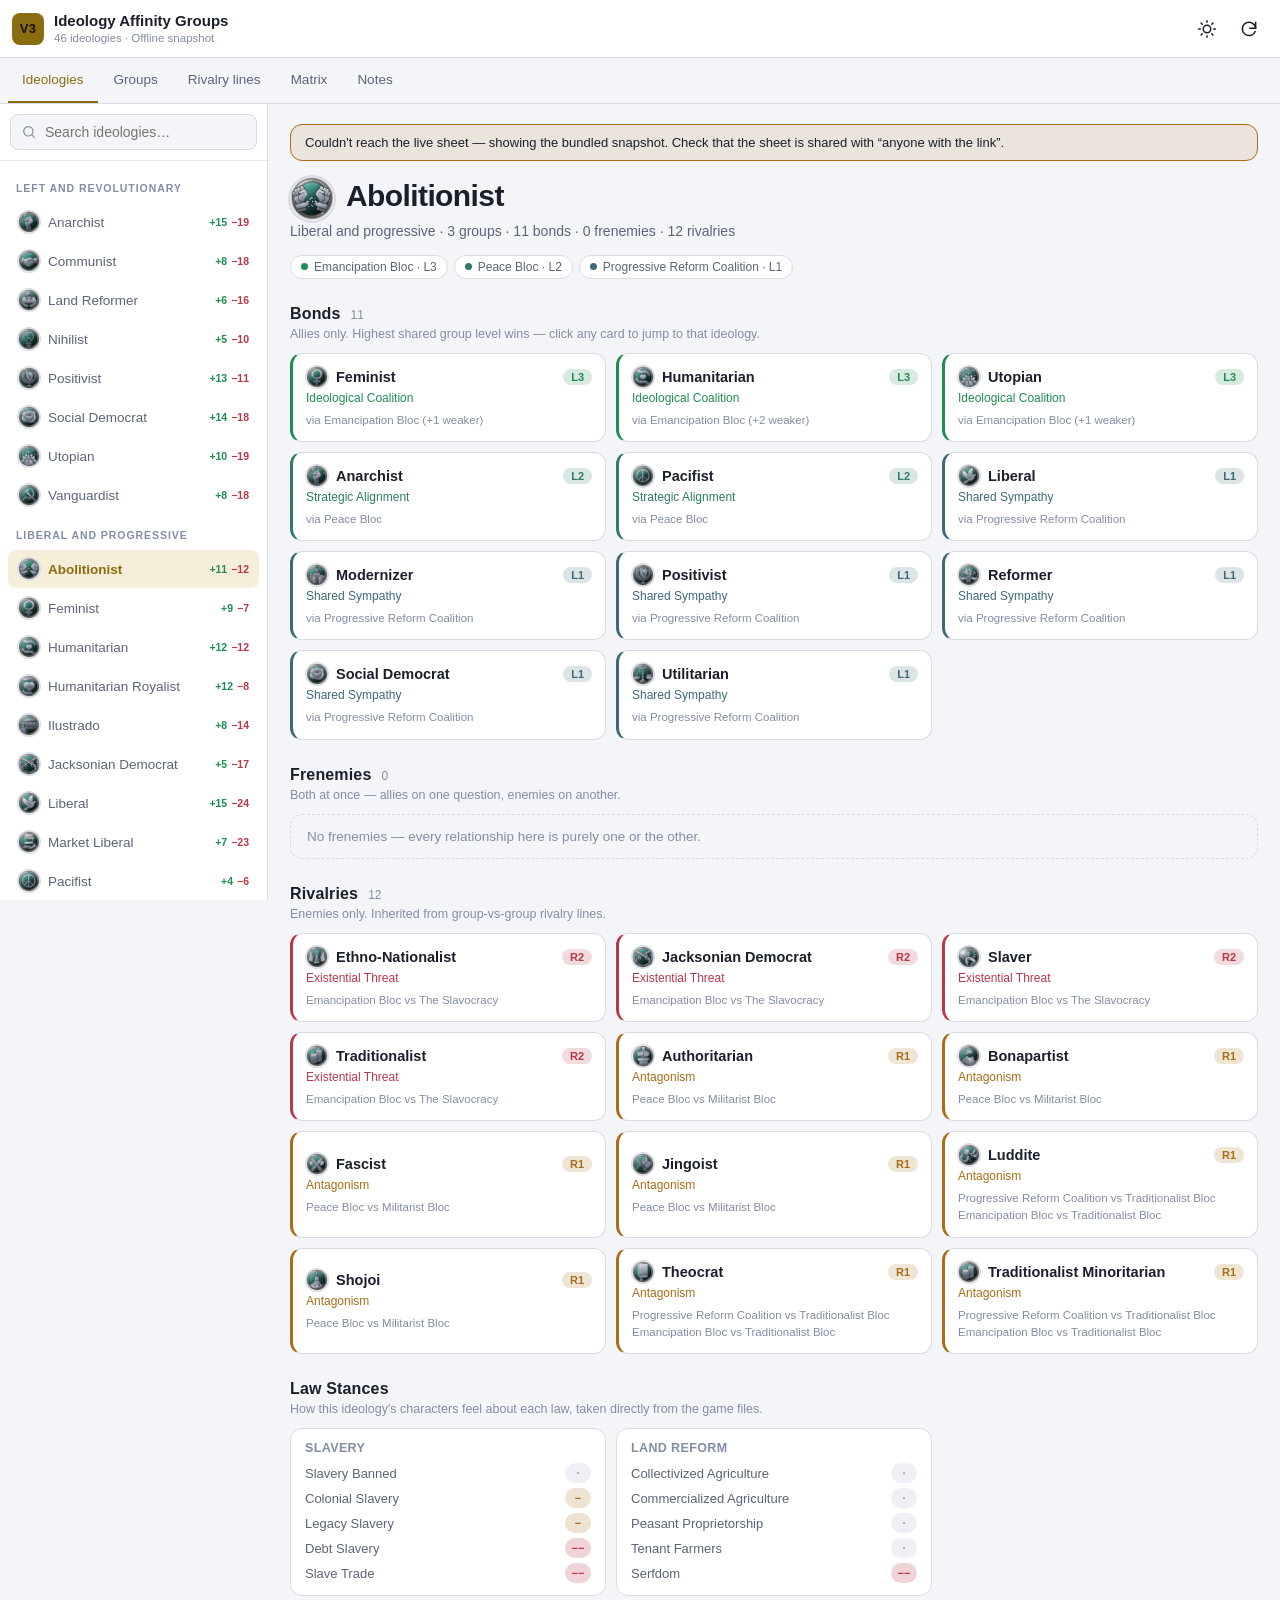
<file: index.html>
<!DOCTYPE html>
<html lang="en" data-theme="dark">
<head>
<meta charset="utf-8">
<meta name="viewport" content="width=device-width, initial-scale=1, viewport-fit=cover">
<title>Victoria 3 — Ideology Affinity Groups</title>
<meta name="description" content="Browse bonds and rivalries between Victoria 3 character ideologies, read live from a Google Sheet.">
<meta name="color-scheme" content="dark light">
<link rel="stylesheet" href="assets/styles.css">
<link rel="icon" href="data:image/svg+xml,<svg xmlns='http://www.w3.org/2000/svg' viewBox='0 0 100 100'><text y='.9em' font-size='90'>🎩</text></svg>">
</head>
<body>

<header class="topbar">
  <button class="icon-btn nav-toggle" id="navToggle" aria-label="Show ideology list" aria-expanded="false">
    <svg viewBox="0 0 24 24" aria-hidden="true"><path d="M3 6h18M3 12h18M3 18h18"/></svg>
  </button>
  <div class="brand">
    <span class="brand-mark">V3</span>
    <span class="brand-text">
      <strong>Ideology Affinity Groups</strong>
      <small id="statusLine">Loading…</small>
    </span>
  </div>
  <div class="topbar-actions">
    <button class="icon-btn" id="themeBtn" title="Toggle light / dark" aria-label="Toggle light or dark theme">
      <svg viewBox="0 0 24 24" aria-hidden="true"><circle cx="12" cy="12" r="4.5"/><path d="M12 2v2M12 20v2M2 12h2M20 12h2M4.9 4.9l1.4 1.4M17.7 17.7l1.4 1.4M19.1 4.9l-1.4 1.4M6.3 17.7l-1.4 1.4"/></svg>
    </button>
    <button class="icon-btn" id="refreshBtn" title="Re-read the sheet" aria-label="Reload data from the sheet">
      <svg viewBox="0 0 24 24" aria-hidden="true"><path d="M20 11a8 8 0 1 0-.6 4"/><path d="M20 4v7h-7"/></svg>
    </button>
  </div>
</header>

<nav class="tabs" id="tabs" role="tablist">
  <button role="tab" class="tab is-active" data-view="ideology">Ideologies</button>
  <button role="tab" class="tab" data-view="groups">Groups</button>
  <button role="tab" class="tab" data-view="rivalries">Rivalry lines</button>
  <button role="tab" class="tab" data-view="matrix">Matrix</button>
  <button role="tab" class="tab" data-view="notes">Notes</button>
</nav>

<div class="shell">

  <aside class="sidebar" id="sidebar" aria-label="Ideology list">
    <div class="search-wrap">
      <svg class="search-icon" viewBox="0 0 24 24" aria-hidden="true"><circle cx="11" cy="11" r="7"/><path d="M20 20l-4-4"/></svg>
      <input type="search" id="search" placeholder="Search ideologies…" autocomplete="off" spellcheck="false" aria-label="Search ideologies">
    </div>
    <div class="ideology-list" id="ideologyList"></div>
  </aside>

  <div class="scrim" id="scrim" hidden></div>

  <main class="content" id="content">
    <div class="loading" id="loading">
      <div class="spinner"></div>
      <p>Reading the sheet…</p>
    </div>
  </main>

</div>

<div class="toast" id="toast" hidden></div>

<script src="assets/app.js"></script>
</body>
</html>
</file>
<file: assets/styles.css>
/* ---------- tokens ---------- */
:root {
  --bg:            #10131a;
  --bg-elev:       #161a23;
  --bg-elev-2:     #1c2130;
  --line:          #262d3d;
  --line-soft:     #1f2534;
  --text:          #e6e9f0;
  --text-dim:      #9aa3b7;
  --text-faint:    #6b7488;
  --accent:        #c9a227;
  --accent-soft:   #c9a2271f;

  --bond-1:  #4b7f8c;
  --bond-2:  #3f947f;
  --bond-3:  #35a86a;
  --bond-4:  #4fc07a;
  --rival-1: #c98a2e;
  --rival-2: #d1495b;

  --radius: 12px;
  --radius-sm: 8px;
  --shadow: 0 4px 20px #0008;
  --topbar-h: 58px;
  --tabs-h: 46px;
  --sidebar-w: 268px;
  --font: -apple-system, BlinkMacSystemFont, "Segoe UI", Roboto, "Helvetica Neue", Arial, sans-serif;
}

:root[data-theme="light"] {
  --bg:            #f4f5f8;
  --bg-elev:       #ffffff;
  --bg-elev-2:     #eef0f5;
  --line:          #d7dbe4;
  --line-soft:     #e4e7ee;
  --text:          #1a1f2b;
  --text-dim:      #5b6478;
  --text-faint:    #838da3;
  --accent:        #8a6d10;
  --accent-soft:   #c9a2272e;

  --bond-1:  #3d6a76;
  --bond-2:  #2f7a68;
  --bond-3:  #1f8c53;
  --bond-4:  #17a05f;
  --rival-1: #a86d16;
  --rival-2: #b8384a;
  --shadow: 0 4px 18px #0000001a;
}

/* ---------- ideology icons ---------- */
.ig-icon {
  flex: none;
  width: 22px; height: 22px;
  border-radius: 50%;
  object-fit: cover;
  background: var(--bg-elev-2);
  box-shadow: 0 0 0 1px var(--line);
}
.ig-icon-lg { width: 44px; height: 44px; box-shadow: 0 0 0 2px var(--line); }
.ig-icon-sm { width: 16px; height: 16px; box-shadow: 0 0 0 1px var(--line-soft); }

/* ---------- base ---------- */
* { box-sizing: border-box; }
html, body { height: 100%; }
body {
  margin: 0;
  font-family: var(--font);
  background: var(--bg);
  color: var(--text);
  -webkit-font-smoothing: antialiased;
  overscroll-behavior-y: none;
}
svg { width: 20px; height: 20px; fill: none; stroke: currentColor; stroke-width: 1.8; stroke-linecap: round; stroke-linejoin: round; }
button { font: inherit; color: inherit; }
a { color: inherit; }

/* ---------- topbar ---------- */
.topbar {
  position: sticky; top: 0; z-index: 40;
  height: var(--topbar-h);
  display: flex; align-items: center; gap: 10px;
  padding: 0 12px;
  padding-top: env(safe-area-inset-top);
  background: color-mix(in srgb, var(--bg-elev) 92%, transparent);
  backdrop-filter: blur(10px);
  border-bottom: 1px solid var(--line);
}
.brand { display: flex; align-items: center; gap: 10px; min-width: 0; flex: 1; }
.brand-mark {
  flex: none;
  display: grid; place-items: center;
  width: 32px; height: 32px;
  border-radius: 8px;
  background: linear-gradient(140deg, var(--accent), #8a6d10);
  color: #191300;
  font-weight: 800; font-size: 13px; letter-spacing: .3px;
}
.brand-text { display: flex; flex-direction: column; min-width: 0; line-height: 1.25; }
.brand-text strong { font-size: 15px; white-space: nowrap; overflow: hidden; text-overflow: ellipsis; }
.brand-text small { font-size: 11.5px; color: var(--text-faint); white-space: nowrap; overflow: hidden; text-overflow: ellipsis; }
.topbar-actions { display: flex; gap: 4px; flex: none; }

.icon-btn {
  display: grid; place-items: center;
  width: 38px; height: 38px;
  border: 1px solid transparent; border-radius: 10px;
  background: transparent; cursor: pointer;
  transition: background .15s, border-color .15s, transform .15s;
}
.icon-btn:hover { background: var(--bg-elev-2); border-color: var(--line); }
.icon-btn:active { transform: scale(.94); }
.icon-btn.is-busy svg { animation: spin .8s linear infinite; }
.nav-toggle { display: none; }

/* ---------- tabs ---------- */
.tabs {
  position: sticky; top: calc(var(--topbar-h) + env(safe-area-inset-top)); z-index: 35;
  display: flex; gap: 2px;
  height: var(--tabs-h);
  padding: 0 8px;
  background: var(--bg);
  border-bottom: 1px solid var(--line);
  overflow-x: auto; scrollbar-width: none;
}
.tabs::-webkit-scrollbar { display: none; }
.tab {
  flex: none;
  padding: 0 14px;
  border: 0; border-bottom: 2px solid transparent;
  background: none; cursor: pointer;
  font-size: 13.5px; font-weight: 500;
  color: var(--text-dim);
  white-space: nowrap;
  transition: color .15s, border-color .15s;
}
.tab:hover { color: var(--text); }
.tab.is-active { color: var(--accent); border-bottom-color: var(--accent); }

/* ---------- layout ---------- */
.shell { display: flex; align-items: flex-start; }
.sidebar {
  position: sticky;
  top: calc(var(--topbar-h) + var(--tabs-h) + env(safe-area-inset-top));
  height: calc(100dvh - var(--topbar-h) - var(--tabs-h) - env(safe-area-inset-top));
  width: var(--sidebar-w); flex: none;
  display: flex; flex-direction: column;
  border-right: 1px solid var(--line);
  background: var(--bg-elev);
}
.content { flex: 1; min-width: 0; padding: 20px 22px 64px; }

.search-wrap { position: relative; padding: 10px; border-bottom: 1px solid var(--line-soft); }
.search-icon { position: absolute; left: 21px; top: 50%; transform: translateY(-50%); color: var(--text-faint); width: 16px; height: 16px; }
#search {
  width: 100%; padding: 9px 10px 9px 34px;
  border: 1px solid var(--line); border-radius: var(--radius-sm);
  background: var(--bg); color: var(--text);
  font-size: 14px; outline: none;
}
#search:focus { border-color: var(--accent); box-shadow: 0 0 0 3px var(--accent-soft); }

.ideology-list { flex: 1; overflow-y: auto; padding: 6px 8px 20px; -webkit-overflow-scrolling: touch; }
.list-heading {
  position: sticky; top: 0; z-index: 1;
  margin: 10px 0 4px; padding: 5px 8px;
  background: var(--bg-elev);
  font-size: 10.5px; font-weight: 700; letter-spacing: .09em; text-transform: uppercase;
  color: var(--text-faint);
}
.ideology-btn {
  display: flex; align-items: center; gap: 8px;
  width: 100%; padding: 8px 10px; margin-bottom: 1px;
  border: 0; border-radius: var(--radius-sm);
  background: none; text-align: left; cursor: pointer;
  font-size: 13.5px; color: var(--text-dim);
  transition: background .12s, color .12s;
}
.ideology-btn:hover { background: var(--bg-elev-2); color: var(--text); }
.ideology-btn.is-active { background: var(--accent-soft); color: var(--accent); font-weight: 600; }
.ideology-btn .mini { margin-left: auto; display: flex; gap: 4px; font-size: 10.5px; color: var(--text-faint); font-variant-numeric: tabular-nums; }
.ideology-btn .mini b { font-weight: 600; }
.empty-note { padding: 18px 10px; color: var(--text-faint); font-size: 13px; text-align: center; }

/* ---------- cards / sections ---------- */
.page-head { margin-bottom: 18px; }
.page-title-row { display: flex; align-items: center; gap: 12px; }
.page-head h1 { margin: 0 0 6px; font-size: clamp(22px, 4vw, 30px); letter-spacing: -.02em; }
.page-head p { margin: 0; color: var(--text-dim); font-size: 14px; max-width: 68ch; line-height: 1.55; }

.chips { display: flex; flex-wrap: wrap; gap: 6px; margin-top: 12px; }
.chip {
  display: inline-flex; align-items: center; gap: 6px;
  padding: 4px 10px;
  border: 1px solid var(--line); border-radius: 999px;
  background: var(--bg-elev);
  font-size: 12px; color: var(--text-dim);
  cursor: pointer; text-decoration: none;
}
.chip:hover { border-color: var(--accent); color: var(--text); }
.chip .dot { width: 7px; height: 7px; border-radius: 50%; flex: none; }

.section { margin-top: 26px; }
.section-head { display: flex; align-items: baseline; gap: 10px; margin-bottom: 4px; }
.section-head h2 { margin: 0; font-size: 16px; letter-spacing: .01em; }
.section-head .count { font-size: 12px; color: var(--text-faint); font-variant-numeric: tabular-nums; }
.section-sub { margin: 0 0 12px; font-size: 12.5px; color: var(--text-faint); }

.rel-grid { display: grid; grid-template-columns: repeat(auto-fill, minmax(268px, 1fr)); gap: 10px; }

.rel-card {
  display: block; width: 100%; text-align: left;
  padding: 12px 13px;
  border: 1px solid var(--line); border-left: 3px solid var(--lvl-color, var(--line));
  border-radius: var(--radius);
  background: var(--bg-elev);
  cursor: pointer;
  transition: border-color .15s, transform .12s, background .15s;
}
.rel-card:hover { background: var(--bg-elev-2); transform: translateY(-1px); }
.rel-card-top { display: flex; align-items: center; gap: 8px; }
.rel-name { font-size: 14.5px; font-weight: 600; flex: 1; min-width: 0; }
.lvl-badge {
  flex: none;
  padding: 2px 8px; border-radius: 999px;
  background: color-mix(in srgb, var(--lvl-color) 18%, transparent);
  color: var(--lvl-color);
  font-size: 11px; font-weight: 700; white-space: nowrap;
}
.rel-label { margin-top: 3px; font-size: 12px; color: var(--lvl-color); font-weight: 500; }
.rel-via { margin-top: 7px; font-size: 11.5px; color: var(--text-faint); line-height: 1.5; }
.rel-via span { display: block; }
/* frenemy: one stripe fading from the bond colour into the rivalry colour */
.rel-card.frenemy {
  border-left-color: transparent;
  background-image: linear-gradient(to bottom, var(--bond-c), var(--rival-c));
  background-size: 3px 100%;
  background-repeat: no-repeat;
  background-position: left center;
  background-origin: border-box;
}
.rel-card.frenemy:hover { border-color: var(--rival-c); }
.frenemy-labels { display: flex; flex-wrap: wrap; align-items: baseline; gap: 6px; margin-top: 3px; font-size: 12px; font-weight: 500; }
.frenemy-labels .sep { color: var(--text-faint); font-weight: 400; font-style: italic; }

/* ---------- law stances ---------- */
.law-grid { display: grid; grid-template-columns: repeat(auto-fill, minmax(240px, 1fr)); gap: 10px; }
.law-card { padding: 12px 14px; border: 1px solid var(--line); border-radius: var(--radius); background: var(--bg-elev); }
.law-card h3 { margin: 0 0 8px; font-size: 12.5px; font-weight: 700; letter-spacing: .03em; text-transform: uppercase; color: var(--text-faint); }
.law-rows { display: flex; flex-direction: column; gap: 5px; }
.law-row { display: flex; align-items: center; justify-content: space-between; gap: 10px; font-size: 13px; }
.law-name { color: var(--text-dim); }
.stance-pill {
  flex: none;
  display: inline-grid; place-items: center;
  min-width: 26px; height: 20px; padding: 0 6px;
  border-radius: 999px; font-size: 11px; font-weight: 700;
  font-variant-numeric: tabular-nums;
}
.stance-strongly_approve    { background: color-mix(in srgb, var(--bond-4) 25%, transparent); color: var(--bond-4); }
.stance-approve             { background: color-mix(in srgb, var(--bond-3) 20%, transparent); color: var(--bond-3); }
.stance-neutral             { background: var(--bg-elev-2); color: var(--text-faint); }
.stance-disapprove          { background: color-mix(in srgb, var(--rival-1) 20%, transparent); color: var(--rival-1); }
.stance-strongly_disapprove { background: color-mix(in srgb, var(--rival-2) 22%, transparent); color: var(--rival-2); }

.callout {
  padding: 14px 16px; border: 1px dashed var(--line); border-radius: var(--radius);
  color: var(--text-faint); font-size: 13.5px;
}

/* ---------- group + rivalry tables ---------- */
.class-block { margin-bottom: 26px; }
.class-title {
  margin: 0 0 10px; padding-bottom: 6px;
  border-bottom: 1px solid var(--line);
  font-size: 12px; font-weight: 700; letter-spacing: .09em; text-transform: uppercase;
  color: var(--accent);
}
.group-card {
  padding: 13px 15px; margin-bottom: 8px;
  border: 1px solid var(--line); border-left: 3px solid var(--lvl-color);
  border-radius: var(--radius); background: var(--bg-elev);
}
.group-card-top { display: flex; align-items: center; gap: 9px; flex-wrap: wrap; }
.group-id { font-size: 11px; font-family: ui-monospace, SFMono-Regular, Menlo, monospace; color: var(--text-faint); }
.group-name { font-size: 15px; font-weight: 650; }
.alt-names {
  padding: 2px 8px; border-radius: 6px;
  background: var(--bg-elev-2); border: 1px dashed var(--line);
  font-size: 11px; color: var(--text-faint); font-style: italic;
}
.chip-alt { color: var(--text-faint); font-style: italic; font-size: 11px; }
.notes-body h2 { margin: 26px 0 8px; font-size: 16px; }
.member-chips { display: flex; flex-wrap: wrap; gap: 5px; margin-top: 9px; }
.member-chip {
  display: inline-flex; align-items: center; gap: 5px;
  padding: 3px 9px 3px 4px; border: 1px solid var(--line); border-radius: 999px;
  background: var(--bg); font-size: 12px; color: var(--text-dim); cursor: pointer;
}
.member-chip .ig-icon { width: 18px; height: 18px; }
.member-chip:hover { border-color: var(--accent); color: var(--text); }

.rival-row {
  display: flex; align-items: center; gap: 10px;
  padding: 11px 14px; margin-bottom: 7px;
  border: 1px solid var(--line); border-left: 3px solid var(--lvl-color);
  border-radius: var(--radius); background: var(--bg-elev);
}
.rival-side { flex: 1; min-width: 0; font-size: 13.5px; }
.rival-side small { display: block; font-size: 11px; color: var(--text-faint); font-family: ui-monospace, monospace; }
.rival-vs { flex: none; font-size: 11px; font-weight: 700; color: var(--lvl-color); letter-spacing: .06em; }

/* ---------- matrix ---------- */
.matrix-legend { display: flex; flex-wrap: wrap; gap: 12px; margin-bottom: 12px; font-size: 12px; color: var(--text-dim); }
.matrix-legend i { display: inline-block; width: 11px; height: 11px; border-radius: 3px; margin-right: 5px; vertical-align: -1px; }
.matrix-scroll { overflow: auto; max-height: 76dvh; border: 1px solid var(--line); border-radius: var(--radius); background: var(--bg-elev); }
table.matrix { border-collapse: separate; border-spacing: 0; font-size: 11px; }
table.matrix th, table.matrix td { border-right: 1px solid var(--line-soft); border-bottom: 1px solid var(--line-soft); }
table.matrix thead th {
  position: sticky; top: 0; z-index: 2;
  height: 108px; padding: 0 0 6px; width: 26px; min-width: 26px;
  background: var(--bg-elev-2); vertical-align: bottom;
}
table.matrix thead th span { display: block; writing-mode: vertical-rl; transform: rotate(180deg); white-space: nowrap; padding-left: 6px; color: var(--text-dim); font-weight: 500; }
table.matrix tbody th {
  position: sticky; left: 0; z-index: 1;
  display: flex; align-items: center; gap: 6px;
  padding: 0 10px; height: 26px; text-align: left; white-space: nowrap;
  background: var(--bg-elev-2); color: var(--text-dim); font-weight: 500;
  border-right: 1px solid var(--line);
  cursor: pointer;
}
table.matrix tbody th:hover { color: var(--accent); }
table.matrix thead th.corner { position: sticky; left: 0; z-index: 3; width: auto; min-width: 120px; }
table.matrix td { width: 26px; height: 26px; text-align: center; color: #0d0f14; font-weight: 700; font-size: 10px; }
:root[data-theme="light"] table.matrix td { color: #fff; }
table.matrix td.self { background: var(--line); }

/* ---------- notes ---------- */
.notes-body { max-width: 78ch; }
.notes-body p { margin: 0 0 12px; font-size: 14px; line-height: 1.65; color: var(--text-dim); }
.notes-body p.lead { color: var(--text); font-size: 15px; }
.legend-grid { display: grid; grid-template-columns: repeat(auto-fill, minmax(200px, 1fr)); gap: 8px; margin: 14px 0 22px; }
.legend-item { padding: 10px 12px; border: 1px solid var(--line); border-left: 3px solid var(--lvl-color); border-radius: var(--radius-sm); background: var(--bg-elev); }
.legend-item b { display: block; font-size: 13px; color: var(--lvl-color); }
.legend-item span { font-size: 12px; color: var(--text-faint); }
.src-link { display: inline-flex; align-items: center; gap: 6px; margin-top: 6px; font-size: 13px; color: var(--accent); }

/* ---------- misc ---------- */
.loading { display: grid; place-items: center; gap: 14px; padding: 80px 0; color: var(--text-faint); }
.spinner { width: 30px; height: 30px; border: 3px solid var(--line); border-top-color: var(--accent); border-radius: 50%; animation: spin .8s linear infinite; }
@keyframes spin { to { transform: rotate(360deg); } }

.toast {
  position: fixed; left: 50%; bottom: 22px; transform: translateX(-50%);
  z-index: 90; max-width: min(92vw, 460px);
  padding: 10px 16px; border: 1px solid var(--line); border-radius: 999px;
  background: var(--bg-elev-2); box-shadow: var(--shadow);
  font-size: 13px; color: var(--text-dim);
}
.banner {
  display: flex; align-items: center; gap: 10px;
  padding: 10px 14px; margin-bottom: 16px;
  border: 1px solid var(--rival-1); border-radius: var(--radius);
  background: color-mix(in srgb, var(--rival-1) 12%, transparent);
  font-size: 13px; color: var(--text);
}
.scrim { position: fixed; inset: 0; z-index: 44; background: #0009; backdrop-filter: blur(2px); }

/* ---------- responsive ---------- */
@media (max-width: 820px) {
  .nav-toggle { display: grid; }
  .content { padding: 16px 14px 72px; }
  .sidebar {
    position: fixed; z-index: 45;
    top: 0; left: 0; bottom: 0; height: 100dvh;
    width: min(80vw, 300px);
    padding-top: env(safe-area-inset-top);
    box-shadow: var(--shadow);
    transform: translateX(-102%);
    transition: transform .22s ease;
  }
  .sidebar.is-open { transform: none; }
  .rel-grid { grid-template-columns: 1fr; }
  .brand-text small { display: none; }
  .rival-row { flex-wrap: wrap; }
  .rival-side { flex-basis: 100%; }
  .rival-vs { order: -1; }
}
@media (prefers-reduced-motion: reduce) { * { animation-duration: .01ms !important; transition-duration: .01ms !important; } }
</file>
